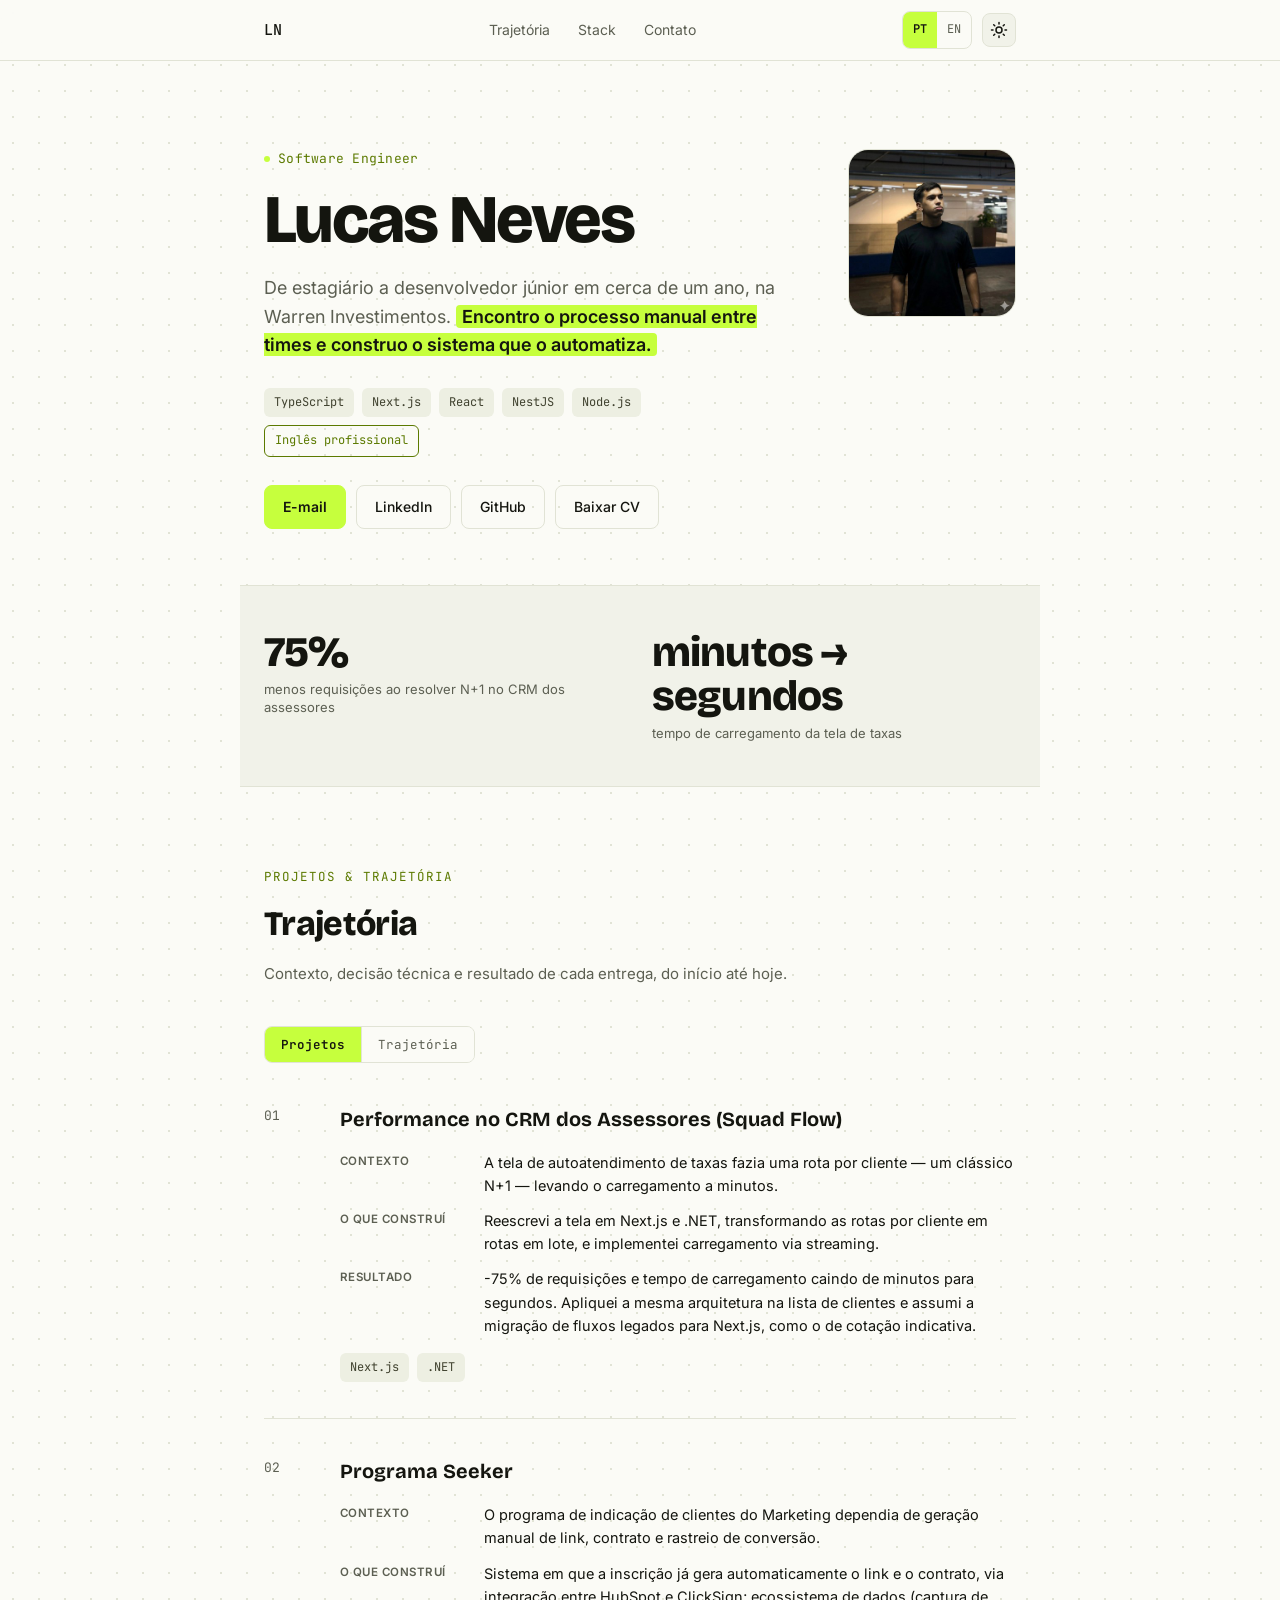
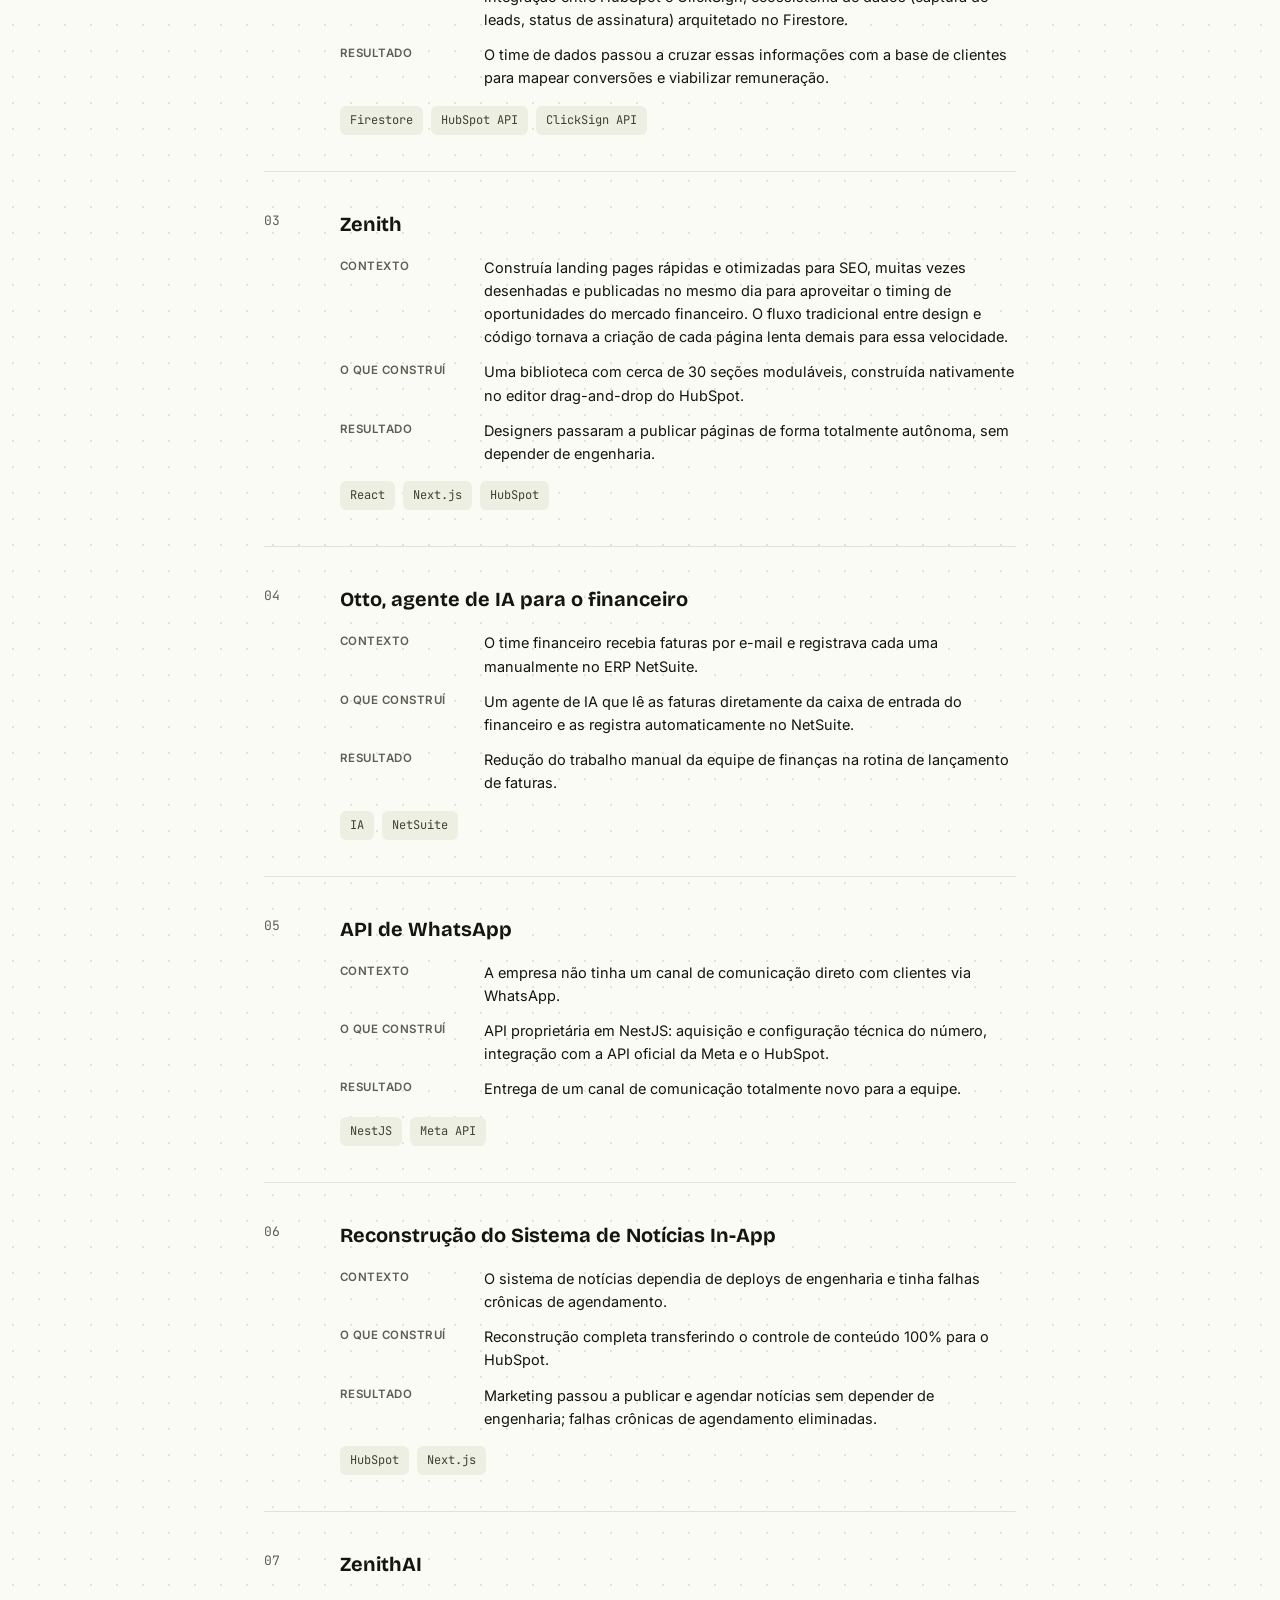
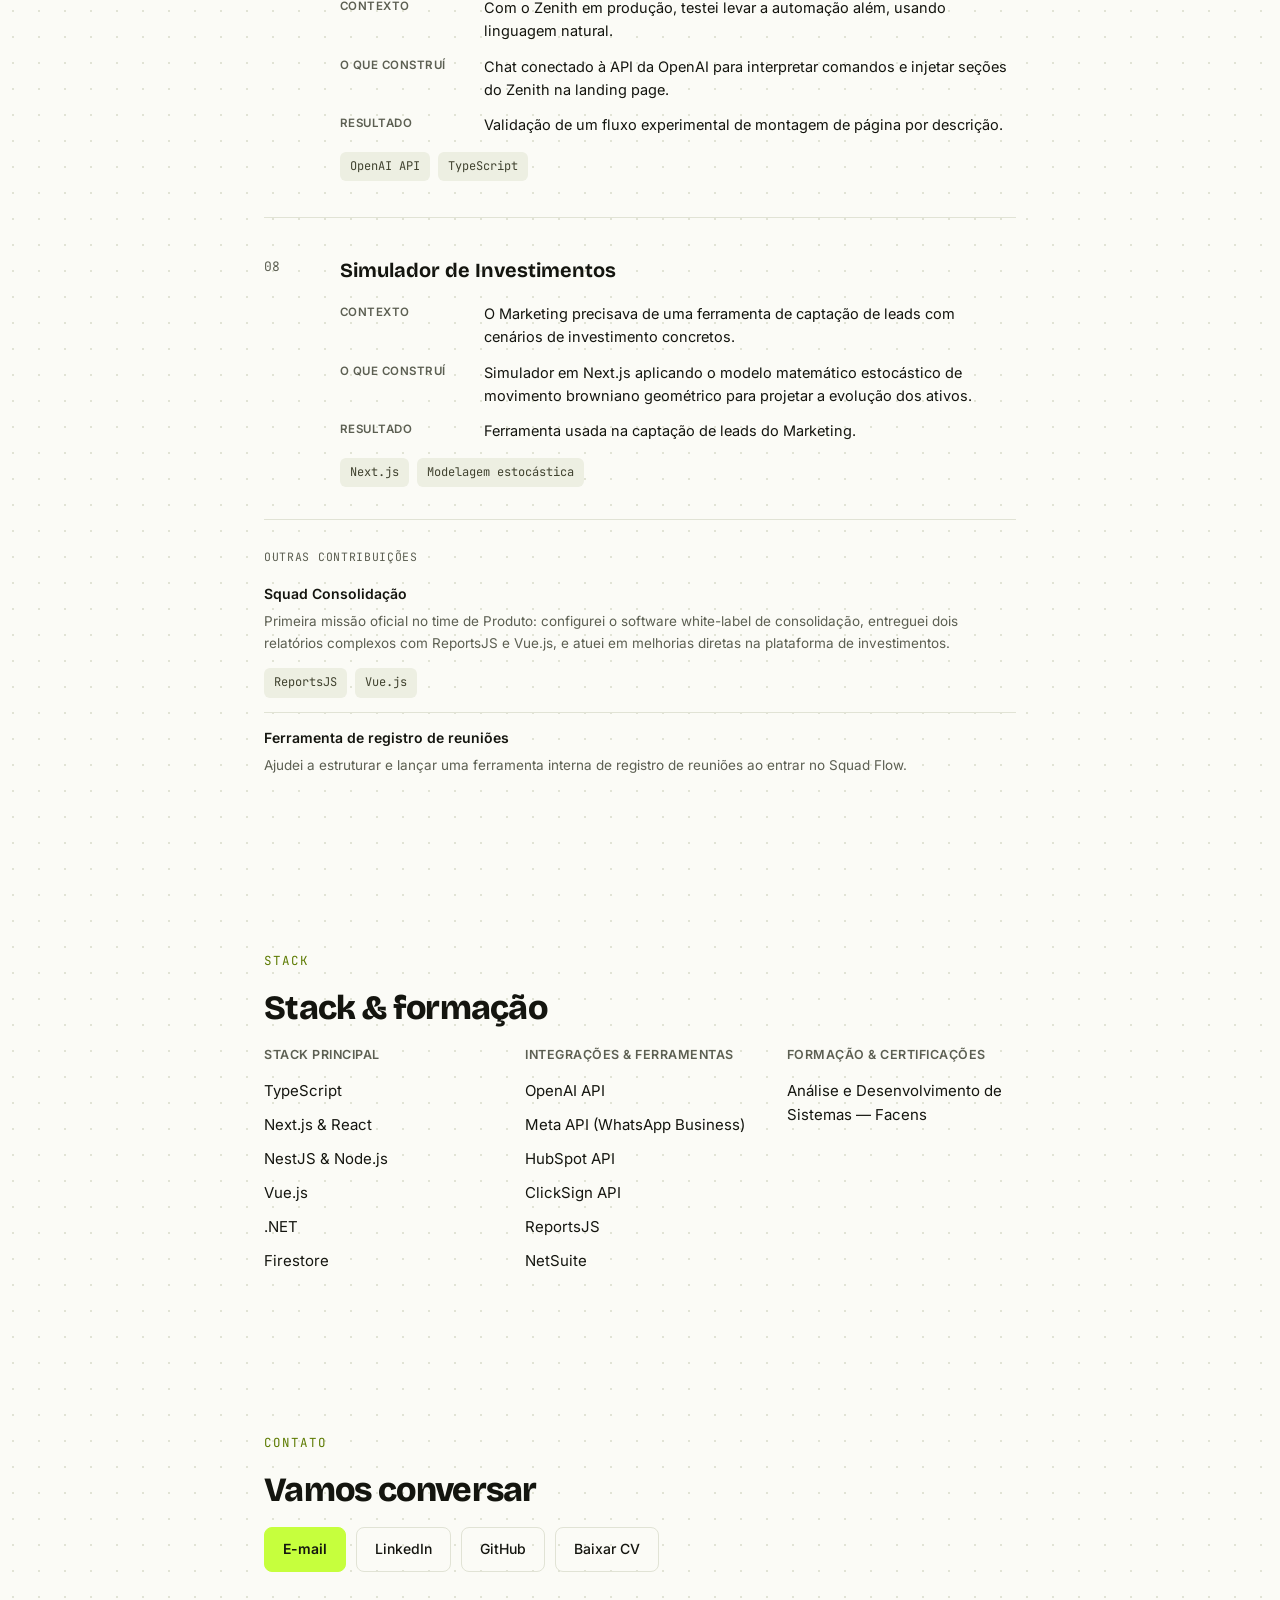
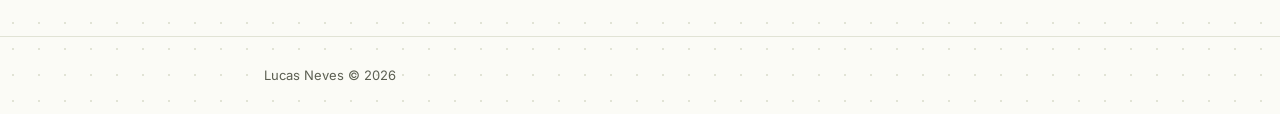
<file: index.html>
<!DOCTYPE html>
<html lang="pt-BR">
<head>
<meta charset="UTF-8">
<meta name="viewport" content="width=device-width, initial-scale=1.0">
<title>Lucas Neves</title>
<meta name="description" content="Lucas Neves — Software Engineer. TypeScript, Next.js, React, NestJS e Node.js.">
<link rel="icon" type="image/svg+xml" href="favicon.svg">
<link rel="preconnect" href="https://fonts.googleapis.com">
<link rel="preconnect" href="https://fonts.gstatic.com" crossorigin>
<link href="https://fonts.googleapis.com/css2?family=Bricolage+Grotesque:opsz,wght@12..96,600..800&family=Inter:wght@400;500;600;700&family=JetBrains+Mono:wght@400;500&display=swap" rel="stylesheet">
<link rel="stylesheet" href="style.css">
</head>
<body>

<header class="site-header">
  <div class="wrap header-inner">
    <a href="#top" class="logo">LN</a>
    <nav class="main-nav">
      <a href="#trajetoria">Trajetória</a>
      <a href="#stack">Stack</a>
      <a href="#contato">Contato</a>
    </nav>
    <div class="header-controls">
      <div class="lang-toggle">
        <span class="lang-current">PT</span>
        <a href="en/" class="lang-link">EN</a>
      </div>
      <button id="theme-toggle" class="theme-toggle" aria-label="Alternar tema claro/escuro" title="Alternar tema">
        <svg class="icon-sun" width="18" height="18" viewBox="0 0 24 24" fill="none" stroke="currentColor" stroke-width="2" stroke-linecap="round"><circle cx="12" cy="12" r="4"/><path d="M12 2v2M12 20v2M4.93 4.93l1.41 1.41M17.66 17.66l1.41 1.41M2 12h2M20 12h2M6.34 17.66l-1.41 1.41M19.07 4.93l-1.41 1.41"/></svg>
        <svg class="icon-moon" width="18" height="18" viewBox="0 0 24 24" fill="none" stroke="currentColor" stroke-width="2" stroke-linecap="round" stroke-linejoin="round"><path d="M21 12.79A9 9 0 1 1 11.21 3 7 7 0 0 0 21 12.79z"/></svg>
      </button>
    </div>
  </div>
</header>

<main id="top">

  <section class="hero wrap">
    <div class="hero-grid">
      <div class="hero-text">
        <p class="eyebrow"><span class="eyebrow-dot"></span>Software Engineer</p>
        <h1>Lucas Neves</h1>
        <p class="hero-lede">
          De estagiário a desenvolvedor júnior em cerca de um ano, na Warren Investimentos.
          <strong>Encontro o processo manual entre times e construo o sistema que o automatiza.</strong>
        </p>
        <div class="tag-row">
          <span class="tag">TypeScript</span>
          <span class="tag">Next.js</span>
          <span class="tag">React</span>
          <span class="tag">NestJS</span>
          <span class="tag">Node.js</span>
          <span class="tag tag-accent">Inglês profissional</span>
        </div>
        <div class="cta-row">
          <a class="btn btn-primary" href="mailto:lc.fr.nv@gmail.com">E-mail</a>
          <a class="btn" href="https://www.linkedin.com/in/lucas-nev/" target="_blank" rel="noopener">LinkedIn</a>
          <a class="btn" href="https://github.com/lucas-fnvs" target="_blank" rel="noopener">GitHub</a>
          <a class="btn" href="assets/lucas-neves-resume-pt.pdf" download>Baixar CV</a>
        </div>
      </div>
      <div class="hero-photo">
        <img class="hero-photo-inner" src="assets/lucas.jpg" alt="Lucas Neves" width="168" height="168">
      </div>
    </div>
  </section>

  <section class="stats wrap reveal">
    <div class="stat">
      <span class="stat-num">75%</span>
      <span class="stat-label">menos requisições ao resolver N+1 no CRM dos assessores</span>
    </div>
    <div class="stat">
      <span class="stat-num">minutos → segundos</span>
      <span class="stat-label">tempo de carregamento da tela de taxas</span>
    </div>
  </section>

  <section id="trajetoria" class="section wrap">
    <p class="section-eyebrow">Projetos &amp; trajetória</p>
    <h2 class="section-title">Trajetória</h2>
    <p class="section-sub">Contexto, decisão técnica e resultado de cada entrega, do início até hoje.</p>

    <div class="toolbar reveal">
      <div class="view-toggle">
        <button class="view-btn active" data-view="projects" type="button">Projetos</button>
        <button class="view-btn" data-view="trajetoria" type="button">Trajetória</button>
      </div>
    </div>

    <div id="view-trajetoria" hidden>
      <ul class="timeline-compact">
        <li class="reveal">
          <div class="timeline-compact-head">
            <span class="timeline-date">Ago/2025 – Presente</span>
            <span class="timeline-role">Desenvolvedor de Software Júnior</span>
          </div>
          <p>Reconstruí o sistema de notícias in-app. Em outubro de 2025 transitei para o time de Produto: passei pelo Squad Consolidação (relatórios com ReportsJS e Vue.js) e hoje estou no Squad Flow, onde resolvi a performance do CRM dos assessores e venho construindo o Otto, agente de IA para o financeiro.</p>
        </li>
        <li class="reveal">
          <div class="timeline-compact-head">
            <span class="timeline-date">Fev/2025 – Ago/2025</span>
            <span class="timeline-role">Assistente</span>
          </div>
          <p>Passei a assumir arquiteturas completas, do início ao fim: Programa Seeker, API de WhatsApp e o simulador de investimentos.</p>
        </li>
        <li class="reveal">
          <div class="timeline-compact-head">
            <span class="timeline-date">Jul/2024 – Fev/2025</span>
            <span class="timeline-role">Estagiário de Tecnologia</span>
          </div>
          <p>Ponte técnica entre engenharia e o time de Marketing. Construí o Zenith e, em seguida, o ZenithAI.</p>
        </li>
      </ul>
    </div>

    <div id="view-projects">
      <div class="case-list">
        <article class="case">
          <div class="case-index">01</div>
          <div class="case-content">
            <h3>Performance no CRM dos Assessores (Squad Flow)</h3>
            <dl class="case-details">
              <div><dt>Contexto</dt><dd>A tela de autoatendimento de taxas fazia uma rota por cliente — um clássico N+1 — levando o carregamento a minutos.</dd></div>
              <div><dt>O que construí</dt><dd>Reescrevi a tela em Next.js e .NET, transformando as rotas por cliente em rotas em lote, e implementei carregamento via streaming.</dd></div>
              <div><dt>Resultado</dt><dd>-75% de requisições e tempo de carregamento caindo de minutos para segundos. Apliquei a mesma arquitetura na lista de clientes e assumi a migração de fluxos legados para Next.js, como o de cotação indicativa.</dd></div>
            </dl>
            <div class="tag-row small"><span class="tag">Next.js</span><span class="tag">.NET</span></div>
          </div>
        </article>

        <article class="case">
          <div class="case-index">02</div>
          <div class="case-content">
            <h3>Programa Seeker</h3>
            <dl class="case-details">
              <div><dt>Contexto</dt><dd>O programa de indicação de clientes do Marketing dependia de geração manual de link, contrato e rastreio de conversão.</dd></div>
              <div><dt>O que construí</dt><dd>Sistema em que a inscrição já gera automaticamente o link e o contrato, via integração entre HubSpot e ClickSign; ecossistema de dados (captura de leads, status de assinatura) arquitetado no Firestore.</dd></div>
              <div><dt>Resultado</dt><dd>O time de dados passou a cruzar essas informações com a base de clientes para mapear conversões e viabilizar remuneração.</dd></div>
            </dl>
            <div class="tag-row small"><span class="tag">Firestore</span><span class="tag">HubSpot API</span><span class="tag">ClickSign API</span></div>
          </div>
        </article>

        <article class="case">
          <div class="case-index">03</div>
          <div class="case-content">
            <h3>Zenith</h3>
            <dl class="case-details">
              <div><dt>Contexto</dt><dd>Construía landing pages rápidas e otimizadas para SEO, muitas vezes desenhadas e publicadas no mesmo dia para aproveitar o timing de oportunidades do mercado financeiro. O fluxo tradicional entre design e código tornava a criação de cada página lenta demais para essa velocidade.</dd></div>
              <div><dt>O que construí</dt><dd>Uma biblioteca com cerca de 30 seções moduláveis, construída nativamente no editor drag-and-drop do HubSpot.</dd></div>
              <div><dt>Resultado</dt><dd>Designers passaram a publicar páginas de forma totalmente autônoma, sem depender de engenharia.</dd></div>
            </dl>
            <div class="tag-row small"><span class="tag">React</span><span class="tag">Next.js</span><span class="tag">HubSpot</span></div>
          </div>
        </article>

        <article class="case">
          <div class="case-index">04</div>
          <div class="case-content">
            <h3>Otto, agente de IA para o financeiro</h3>
            <dl class="case-details">
              <div><dt>Contexto</dt><dd>O time financeiro recebia faturas por e-mail e registrava cada uma manualmente no ERP NetSuite.</dd></div>
              <div><dt>O que construí</dt><dd>Um agente de IA que lê as faturas diretamente da caixa de entrada do financeiro e as registra automaticamente no NetSuite.</dd></div>
              <div><dt>Resultado</dt><dd>Redução do trabalho manual da equipe de finanças na rotina de lançamento de faturas.</dd></div>
            </dl>
            <div class="tag-row small"><span class="tag">IA</span><span class="tag">NetSuite</span></div>
          </div>
        </article>

        <article class="case">
          <div class="case-index">05</div>
          <div class="case-content">
            <h3>API de WhatsApp</h3>
            <dl class="case-details">
              <div><dt>Contexto</dt><dd>A empresa não tinha um canal de comunicação direto com clientes via WhatsApp.</dd></div>
              <div><dt>O que construí</dt><dd>API proprietária em NestJS: aquisição e configuração técnica do número, integração com a API oficial da Meta e o HubSpot.</dd></div>
              <div><dt>Resultado</dt><dd>Entrega de um canal de comunicação totalmente novo para a equipe.</dd></div>
            </dl>
            <div class="tag-row small"><span class="tag">NestJS</span><span class="tag">Meta API</span></div>
          </div>
        </article>

        <article class="case">
          <div class="case-index">06</div>
          <div class="case-content">
            <h3>Reconstrução do Sistema de Notícias In-App</h3>
            <dl class="case-details">
              <div><dt>Contexto</dt><dd>O sistema de notícias dependia de deploys de engenharia e tinha falhas crônicas de agendamento.</dd></div>
              <div><dt>O que construí</dt><dd>Reconstrução completa transferindo o controle de conteúdo 100% para o HubSpot.</dd></div>
              <div><dt>Resultado</dt><dd>Marketing passou a publicar e agendar notícias sem depender de engenharia; falhas crônicas de agendamento eliminadas.</dd></div>
            </dl>
            <div class="tag-row small"><span class="tag">HubSpot</span><span class="tag">Next.js</span></div>
          </div>
        </article>

        <article class="case">
          <div class="case-index">07</div>
          <div class="case-content">
            <h3>ZenithAI</h3>
            <dl class="case-details">
              <div><dt>Contexto</dt><dd>Com o Zenith em produção, testei levar a automação além, usando linguagem natural.</dd></div>
              <div><dt>O que construí</dt><dd>Chat conectado à API da OpenAI para interpretar comandos e injetar seções do Zenith na landing page.</dd></div>
              <div><dt>Resultado</dt><dd>Validação de um fluxo experimental de montagem de página por descrição.</dd></div>
            </dl>
            <div class="tag-row small"><span class="tag">OpenAI API</span><span class="tag">TypeScript</span></div>
          </div>
        </article>

        <article class="case">
          <div class="case-index">08</div>
          <div class="case-content">
            <h3>Simulador de Investimentos</h3>
            <dl class="case-details">
              <div><dt>Contexto</dt><dd>O Marketing precisava de uma ferramenta de captação de leads com cenários de investimento concretos.</dd></div>
              <div><dt>O que construí</dt><dd>Simulador em Next.js aplicando o modelo matemático estocástico de movimento browniano geométrico para projetar a evolução dos ativos.</dd></div>
              <div><dt>Resultado</dt><dd>Ferramenta usada na captação de leads do Marketing.</dd></div>
            </dl>
            <div class="tag-row small"><span class="tag">Next.js</span><span class="tag">Modelagem estocástica</span></div>
          </div>
        </article>

      </div>

      <div class="minor-notes">
        <p class="minor-notes-label">Outras contribuições</p>
        <div class="minor-note">
          <h4>Squad Consolidação</h4>
          <p>Primeira missão oficial no time de Produto: configurei o software white-label de consolidação, entreguei dois relatórios complexos com ReportsJS e Vue.js, e atuei em melhorias diretas na plataforma de investimentos.</p>
          <div class="tag-row small"><span class="tag">ReportsJS</span><span class="tag">Vue.js</span></div>
        </div>
        <div class="minor-note">
          <h4>Ferramenta de registro de reuniões</h4>
          <p>Ajudei a estruturar e lançar uma ferramenta interna de registro de reuniões ao entrar no Squad Flow.</p>
        </div>
      </div>
    </div>
  </section>

  <section id="stack" class="section wrap reveal">
    <p class="section-eyebrow">Stack</p>
    <h2 class="section-title">Stack &amp; formação</h2>
    <div class="stack-grid">
      <div class="stack-col">
        <h3>Stack principal</h3>
        <ul class="plain-list">
          <li>TypeScript</li>
          <li>Next.js &amp; React</li>
          <li>NestJS &amp; Node.js</li>
          <li>Vue.js</li>
          <li>.NET</li>
          <li>Firestore</li>
        </ul>
      </div>
      <div class="stack-col">
        <h3>Integrações &amp; ferramentas</h3>
        <ul class="plain-list">
          <li>OpenAI API</li>
          <li>Meta API (WhatsApp Business)</li>
          <li>HubSpot API</li>
          <li>ClickSign API</li>
          <li>ReportsJS</li>
          <li>NetSuite</li>
        </ul>
      </div>
      <div class="stack-col">
        <h3>Formação &amp; certificações</h3>
        <ul class="plain-list">
          <li>Análise e Desenvolvimento de Sistemas — Facens</li>
        </ul>
      </div>
    </div>
  </section>

  <section id="contato" class="section wrap contact-section reveal">
    <p class="section-eyebrow">Contato</p>
    <h2 class="section-title">Vamos conversar</h2>
    <div class="cta-row">
      <a class="btn btn-primary" href="mailto:lc.fr.nv@gmail.com">E-mail</a>
      <a class="btn" href="https://www.linkedin.com/in/lucas-nev/" target="_blank" rel="noopener">LinkedIn</a>
      <a class="btn" href="https://github.com/lucas-fnvs" target="_blank" rel="noopener">GitHub</a>
      <a class="btn" href="assets/lucas-neves-resume-pt.pdf" download>Baixar CV</a>
    </div>
  </section>

</main>

<footer class="site-footer">
  <div class="wrap">
    <span>Lucas Neves © 2026</span>
  </div>
</footer>

<script src="script.js"></script>
</body>
</html>
</file>
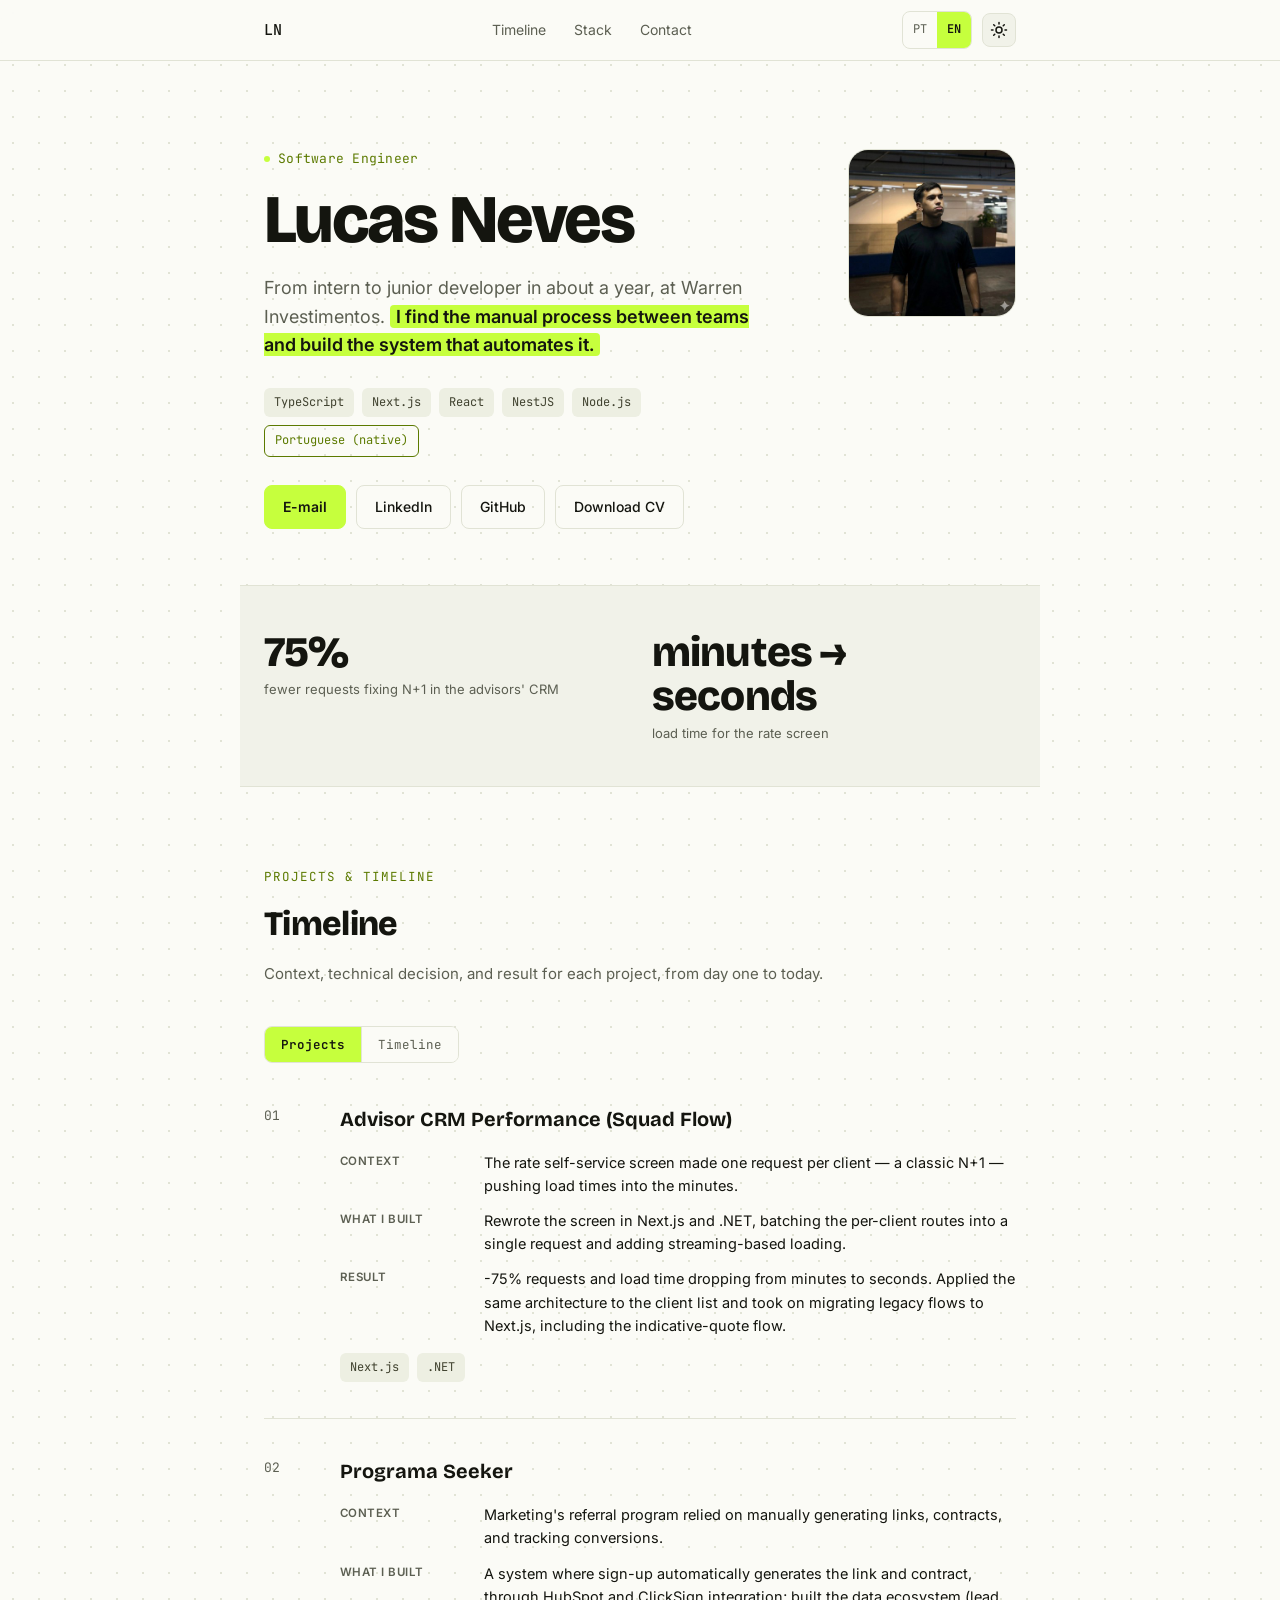
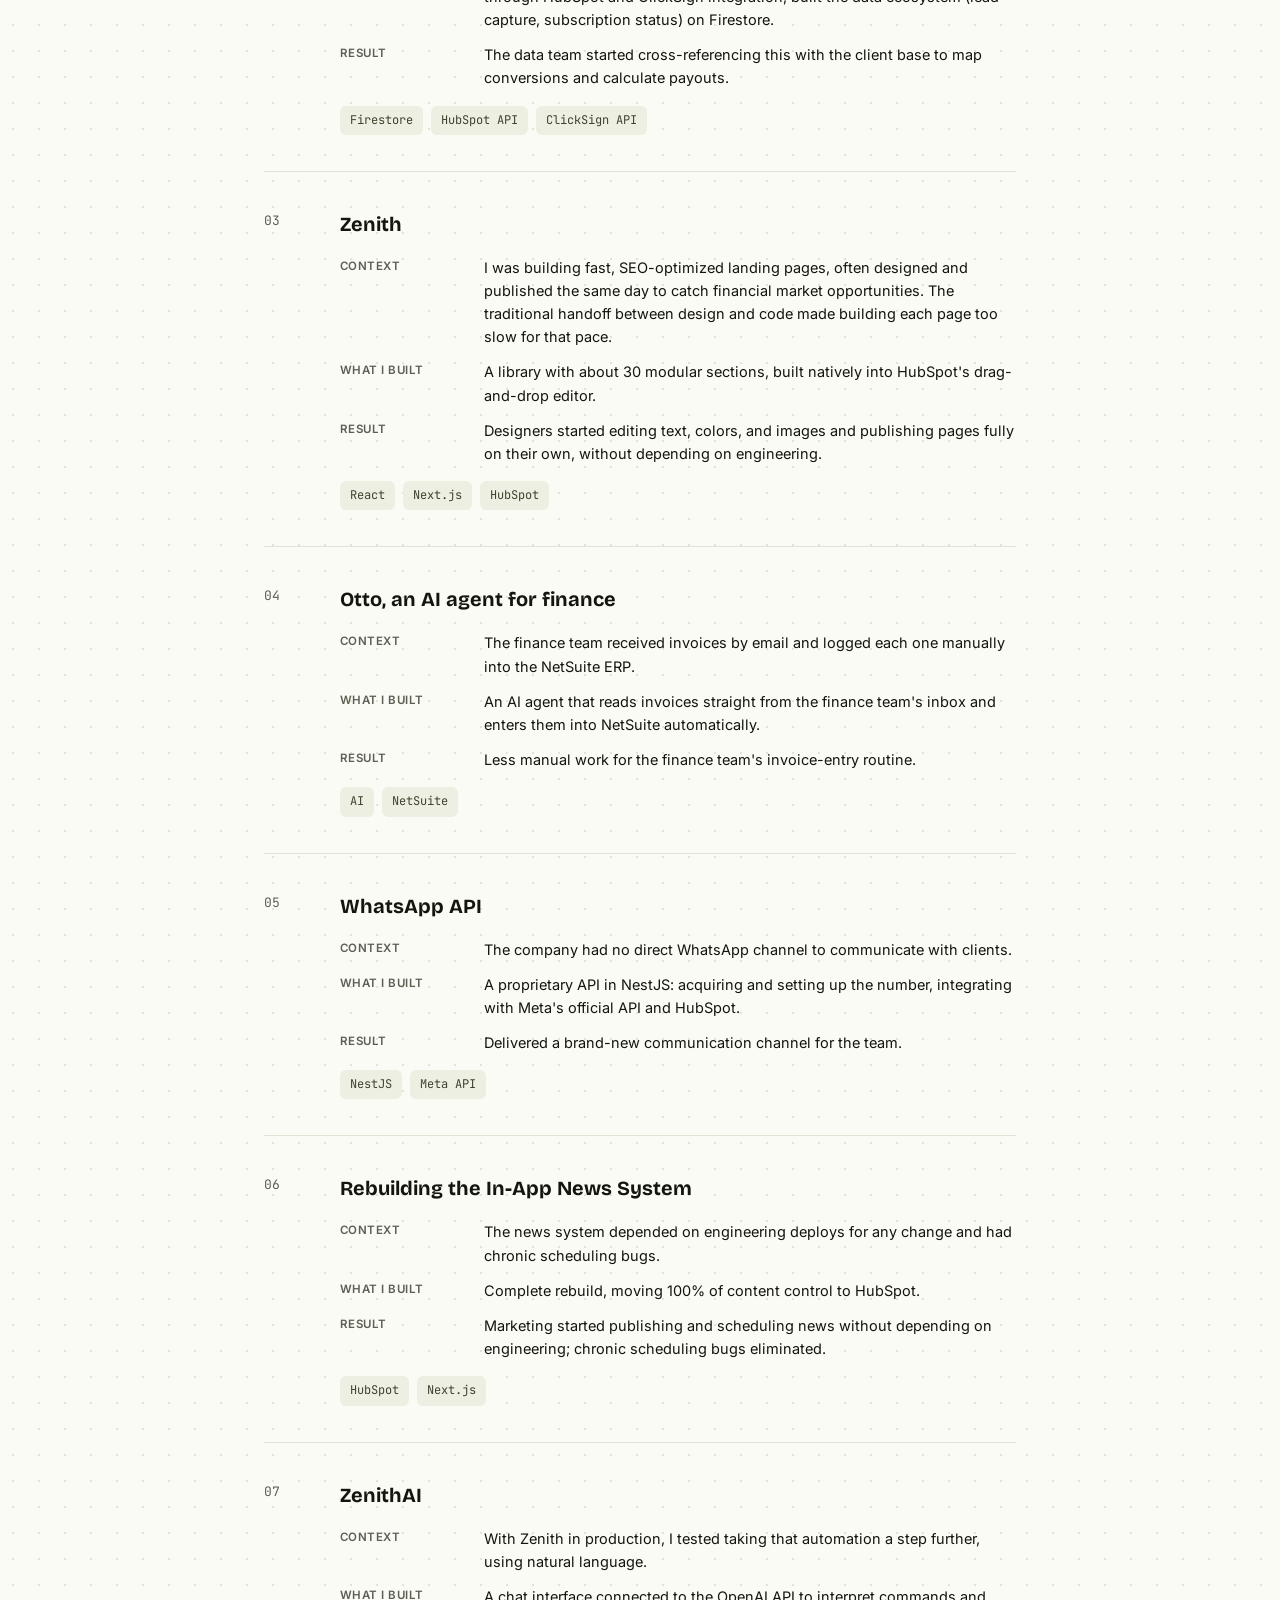
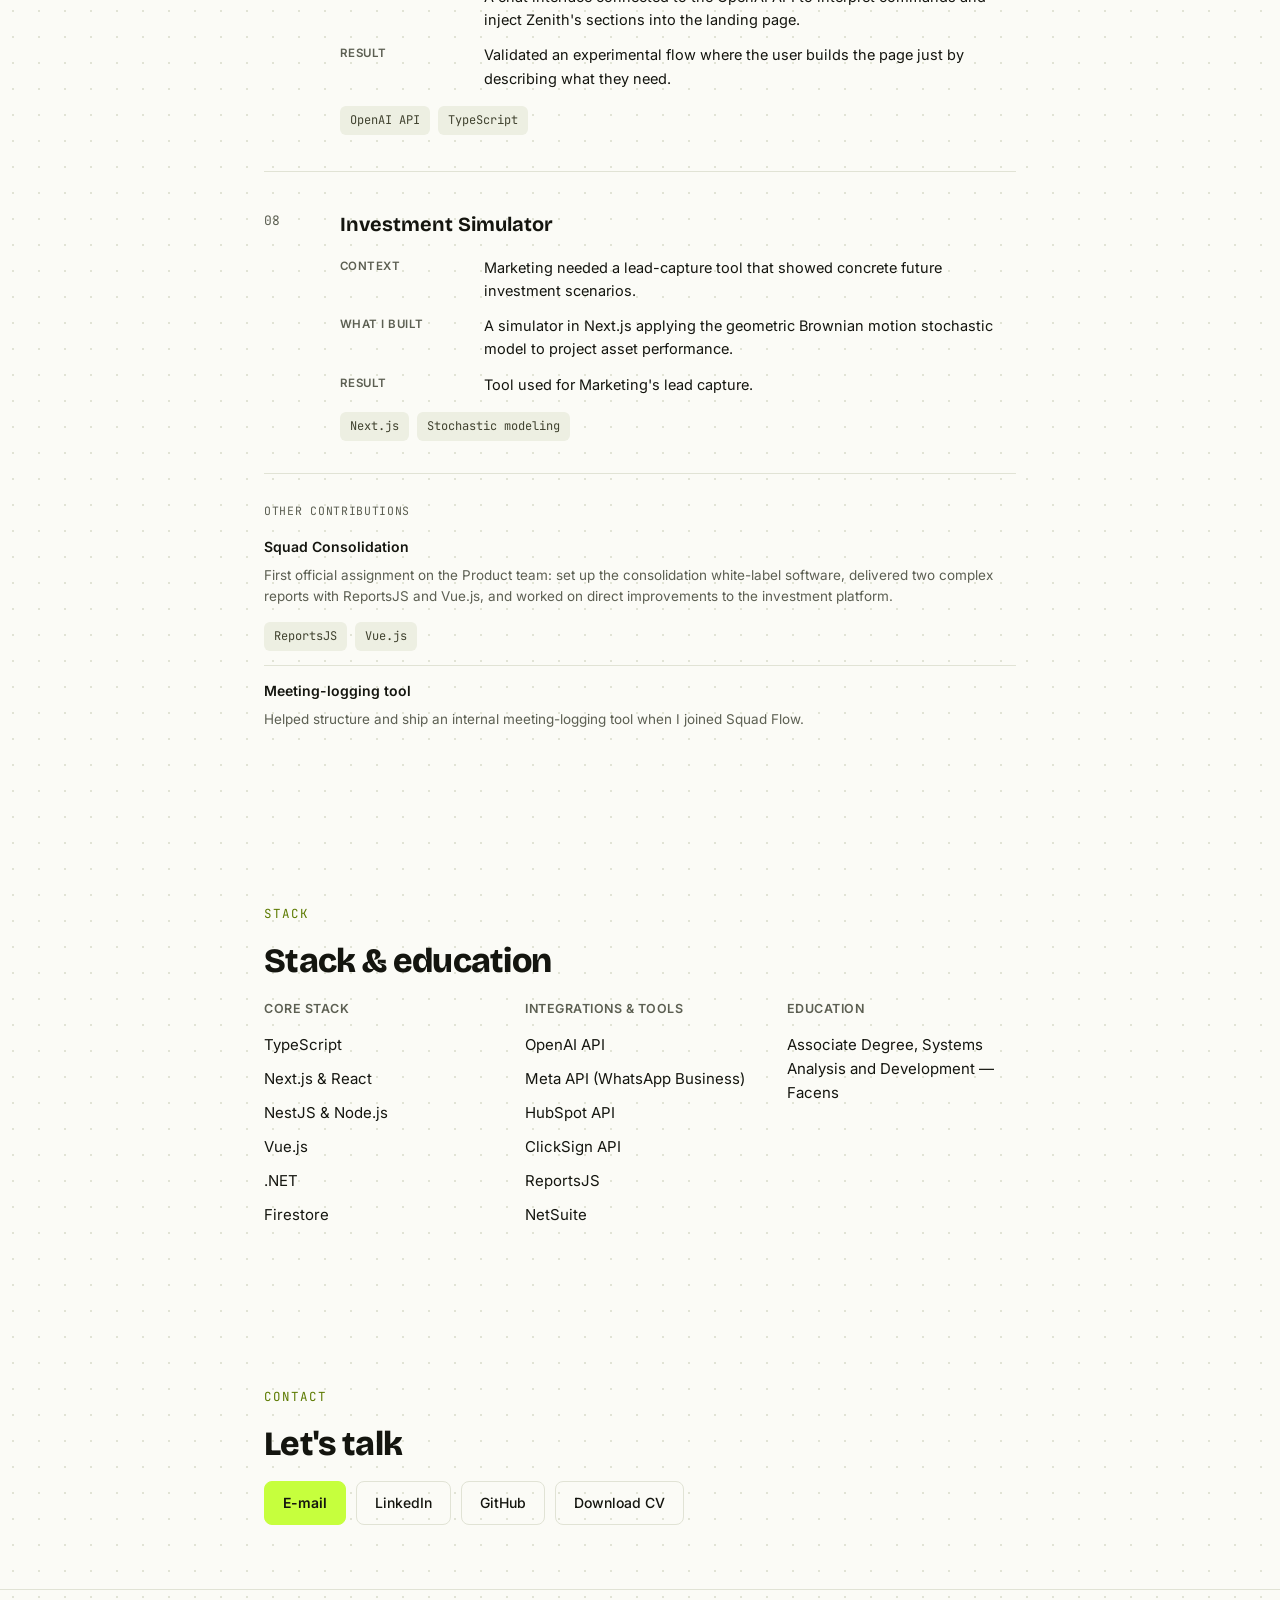
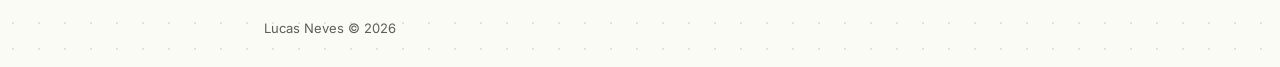
<file: en/index.html>
<!DOCTYPE html>
<html lang="en">
<head>
<meta charset="UTF-8">
<meta name="viewport" content="width=device-width, initial-scale=1.0">
<title>Lucas Neves</title>
<meta name="description" content="Lucas Neves — Software Engineer. TypeScript, Next.js, React, NestJS, and Node.js.">
<link rel="icon" type="image/svg+xml" href="../favicon.svg">
<link rel="preconnect" href="https://fonts.googleapis.com">
<link rel="preconnect" href="https://fonts.gstatic.com" crossorigin>
<link href="https://fonts.googleapis.com/css2?family=Bricolage+Grotesque:opsz,wght@12..96,600..800&family=Inter:wght@400;500;600;700&family=JetBrains+Mono:wght@400;500&display=swap" rel="stylesheet">
<link rel="stylesheet" href="../style.css">
</head>
<body>

<header class="site-header">
  <div class="wrap header-inner">
    <a href="#top" class="logo">LN</a>
    <nav class="main-nav">
      <a href="#timeline">Timeline</a>
      <a href="#stack">Stack</a>
      <a href="#contact">Contact</a>
    </nav>
    <div class="header-controls">
      <div class="lang-toggle">
        <a href="../" class="lang-link">PT</a>
        <span class="lang-current">EN</span>
      </div>
      <button id="theme-toggle" class="theme-toggle" aria-label="Toggle light/dark theme" title="Toggle theme">
        <svg class="icon-sun" width="18" height="18" viewBox="0 0 24 24" fill="none" stroke="currentColor" stroke-width="2" stroke-linecap="round"><circle cx="12" cy="12" r="4"/><path d="M12 2v2M12 20v2M4.93 4.93l1.41 1.41M17.66 17.66l1.41 1.41M2 12h2M20 12h2M6.34 17.66l-1.41 1.41M19.07 4.93l-1.41 1.41"/></svg>
        <svg class="icon-moon" width="18" height="18" viewBox="0 0 24 24" fill="none" stroke="currentColor" stroke-width="2" stroke-linecap="round" stroke-linejoin="round"><path d="M21 12.79A9 9 0 1 1 11.21 3 7 7 0 0 0 21 12.79z"/></svg>
      </button>
    </div>
  </div>
</header>

<main id="top">

  <section class="hero wrap">
    <div class="hero-grid">
      <div class="hero-text">
        <p class="eyebrow"><span class="eyebrow-dot"></span>Software Engineer</p>
        <h1>Lucas Neves</h1>
        <p class="hero-lede">
          From intern to junior developer in about a year, at Warren Investimentos.
          <strong>I find the manual process between teams and build the system that automates it.</strong>
        </p>
        <div class="tag-row">
          <span class="tag">TypeScript</span>
          <span class="tag">Next.js</span>
          <span class="tag">React</span>
          <span class="tag">NestJS</span>
          <span class="tag">Node.js</span>
          <span class="tag tag-accent">Portuguese (native)</span>
        </div>
        <div class="cta-row">
          <a class="btn btn-primary" href="mailto:lc.fr.nv@gmail.com">E-mail</a>
          <a class="btn" href="https://www.linkedin.com/in/lucas-nev/" target="_blank" rel="noopener">LinkedIn</a>
          <a class="btn" href="https://github.com/lucas-fnvs" target="_blank" rel="noopener">GitHub</a>
          <a class="btn" href="../assets/lucas-neves-resume-en.pdf" download>Download CV</a>
        </div>
      </div>
      <div class="hero-photo">
        <img class="hero-photo-inner" src="../assets/lucas.jpg" alt="Lucas Neves" width="168" height="168">
      </div>
    </div>
  </section>

  <section class="stats wrap reveal">
    <div class="stat">
      <span class="stat-num">75%</span>
      <span class="stat-label">fewer requests fixing N+1 in the advisors' CRM</span>
    </div>
    <div class="stat">
      <span class="stat-num">minutes → seconds</span>
      <span class="stat-label">load time for the rate screen</span>
    </div>
  </section>

  <section id="timeline" class="section wrap">
    <p class="section-eyebrow">Projects &amp; timeline</p>
    <h2 class="section-title">Timeline</h2>
    <p class="section-sub">Context, technical decision, and result for each project, from day one to today.</p>

    <div class="toolbar reveal">
      <div class="view-toggle">
        <button class="view-btn active" data-view="projects" type="button">Projects</button>
        <button class="view-btn" data-view="trajetoria" type="button">Timeline</button>
      </div>
    </div>

    <div id="view-trajetoria" hidden>
      <ul class="timeline-compact">
        <li class="reveal">
          <div class="timeline-compact-head">
            <span class="timeline-date">Aug 2025 – Present</span>
            <span class="timeline-role">Junior Software Developer</span>
          </div>
          <p>Rebuilt the in-app news system. In October 2025 I moved to the Product team: worked on Squad Consolidation (reports with ReportsJS and Vue.js) and I'm now on Squad Flow, where I fixed the advisors' CRM performance and I'm building Otto, an AI agent for the finance team.</p>
        </li>
        <li class="reveal">
          <div class="timeline-compact-head">
            <span class="timeline-date">Feb 2025 – Aug 2025</span>
            <span class="timeline-role">Assistant</span>
          </div>
          <p>Started owning full architectures end to end: Programa Seeker, the WhatsApp API, and the investment simulator.</p>
        </li>
        <li class="reveal">
          <div class="timeline-compact-head">
            <span class="timeline-date">Jul 2024 – Feb 2025</span>
            <span class="timeline-role">Technology Intern</span>
          </div>
          <p>Technical bridge between engineering and the Marketing team. Built Zenith, then ZenithAI.</p>
        </li>
      </ul>
    </div>

    <div id="view-projects">
      <div class="case-list">
        <article class="case">
          <div class="case-index">01</div>
          <div class="case-content">
            <h3>Advisor CRM Performance (Squad Flow)</h3>
            <dl class="case-details">
              <div><dt>Context</dt><dd>The rate self-service screen made one request per client — a classic N+1 — pushing load times into the minutes.</dd></div>
              <div><dt>What I built</dt><dd>Rewrote the screen in Next.js and .NET, batching the per-client routes into a single request and adding streaming-based loading.</dd></div>
              <div><dt>Result</dt><dd>-75% requests and load time dropping from minutes to seconds. Applied the same architecture to the client list and took on migrating legacy flows to Next.js, including the indicative-quote flow.</dd></div>
            </dl>
            <div class="tag-row small"><span class="tag">Next.js</span><span class="tag">.NET</span></div>
          </div>
        </article>

        <article class="case">
          <div class="case-index">02</div>
          <div class="case-content">
            <h3>Programa Seeker</h3>
            <dl class="case-details">
              <div><dt>Context</dt><dd>Marketing's referral program relied on manually generating links, contracts, and tracking conversions.</dd></div>
              <div><dt>What I built</dt><dd>A system where sign-up automatically generates the link and contract, through HubSpot and ClickSign integration; built the data ecosystem (lead capture, subscription status) on Firestore.</dd></div>
              <div><dt>Result</dt><dd>The data team started cross-referencing this with the client base to map conversions and calculate payouts.</dd></div>
            </dl>
            <div class="tag-row small"><span class="tag">Firestore</span><span class="tag">HubSpot API</span><span class="tag">ClickSign API</span></div>
          </div>
        </article>

        <article class="case">
          <div class="case-index">03</div>
          <div class="case-content">
            <h3>Zenith</h3>
            <dl class="case-details">
              <div><dt>Context</dt><dd>I was building fast, SEO-optimized landing pages, often designed and published the same day to catch financial market opportunities. The traditional handoff between design and code made building each page too slow for that pace.</dd></div>
              <div><dt>What I built</dt><dd>A library with about 30 modular sections, built natively into HubSpot's drag-and-drop editor.</dd></div>
              <div><dt>Result</dt><dd>Designers started editing text, colors, and images and publishing pages fully on their own, without depending on engineering.</dd></div>
            </dl>
            <div class="tag-row small"><span class="tag">React</span><span class="tag">Next.js</span><span class="tag">HubSpot</span></div>
          </div>
        </article>

        <article class="case">
          <div class="case-index">04</div>
          <div class="case-content">
            <h3>Otto, an AI agent for finance</h3>
            <dl class="case-details">
              <div><dt>Context</dt><dd>The finance team received invoices by email and logged each one manually into the NetSuite ERP.</dd></div>
              <div><dt>What I built</dt><dd>An AI agent that reads invoices straight from the finance team's inbox and enters them into NetSuite automatically.</dd></div>
              <div><dt>Result</dt><dd>Less manual work for the finance team's invoice-entry routine.</dd></div>
            </dl>
            <div class="tag-row small"><span class="tag">AI</span><span class="tag">NetSuite</span></div>
          </div>
        </article>

        <article class="case">
          <div class="case-index">05</div>
          <div class="case-content">
            <h3>WhatsApp API</h3>
            <dl class="case-details">
              <div><dt>Context</dt><dd>The company had no direct WhatsApp channel to communicate with clients.</dd></div>
              <div><dt>What I built</dt><dd>A proprietary API in NestJS: acquiring and setting up the number, integrating with Meta's official API and HubSpot.</dd></div>
              <div><dt>Result</dt><dd>Delivered a brand-new communication channel for the team.</dd></div>
            </dl>
            <div class="tag-row small"><span class="tag">NestJS</span><span class="tag">Meta API</span></div>
          </div>
        </article>

        <article class="case">
          <div class="case-index">06</div>
          <div class="case-content">
            <h3>Rebuilding the In-App News System</h3>
            <dl class="case-details">
              <div><dt>Context</dt><dd>The news system depended on engineering deploys for any change and had chronic scheduling bugs.</dd></div>
              <div><dt>What I built</dt><dd>Complete rebuild, moving 100% of content control to HubSpot.</dd></div>
              <div><dt>Result</dt><dd>Marketing started publishing and scheduling news without depending on engineering; chronic scheduling bugs eliminated.</dd></div>
            </dl>
            <div class="tag-row small"><span class="tag">HubSpot</span><span class="tag">Next.js</span></div>
          </div>
        </article>

        <article class="case">
          <div class="case-index">07</div>
          <div class="case-content">
            <h3>ZenithAI</h3>
            <dl class="case-details">
              <div><dt>Context</dt><dd>With Zenith in production, I tested taking that automation a step further, using natural language.</dd></div>
              <div><dt>What I built</dt><dd>A chat interface connected to the OpenAI API to interpret commands and inject Zenith's sections into the landing page.</dd></div>
              <div><dt>Result</dt><dd>Validated an experimental flow where the user builds the page just by describing what they need.</dd></div>
            </dl>
            <div class="tag-row small"><span class="tag">OpenAI API</span><span class="tag">TypeScript</span></div>
          </div>
        </article>

        <article class="case">
          <div class="case-index">08</div>
          <div class="case-content">
            <h3>Investment Simulator</h3>
            <dl class="case-details">
              <div><dt>Context</dt><dd>Marketing needed a lead-capture tool that showed concrete future investment scenarios.</dd></div>
              <div><dt>What I built</dt><dd>A simulator in Next.js applying the geometric Brownian motion stochastic model to project asset performance.</dd></div>
              <div><dt>Result</dt><dd>Tool used for Marketing's lead capture.</dd></div>
            </dl>
            <div class="tag-row small"><span class="tag">Next.js</span><span class="tag">Stochastic modeling</span></div>
          </div>
        </article>

      </div>

      <div class="minor-notes">
        <p class="minor-notes-label">Other contributions</p>
        <div class="minor-note">
          <h4>Squad Consolidation</h4>
          <p>First official assignment on the Product team: set up the consolidation white-label software, delivered two complex reports with ReportsJS and Vue.js, and worked on direct improvements to the investment platform.</p>
          <div class="tag-row small"><span class="tag">ReportsJS</span><span class="tag">Vue.js</span></div>
        </div>
        <div class="minor-note">
          <h4>Meeting-logging tool</h4>
          <p>Helped structure and ship an internal meeting-logging tool when I joined Squad Flow.</p>
        </div>
      </div>
    </div>
  </section>

  <section id="stack" class="section wrap reveal">
    <p class="section-eyebrow">Stack</p>
    <h2 class="section-title">Stack &amp; education</h2>
    <div class="stack-grid">
      <div class="stack-col">
        <h3>Core stack</h3>
        <ul class="plain-list">
          <li>TypeScript</li>
          <li>Next.js &amp; React</li>
          <li>NestJS &amp; Node.js</li>
          <li>Vue.js</li>
          <li>.NET</li>
          <li>Firestore</li>
        </ul>
      </div>
      <div class="stack-col">
        <h3>Integrations &amp; tools</h3>
        <ul class="plain-list">
          <li>OpenAI API</li>
          <li>Meta API (WhatsApp Business)</li>
          <li>HubSpot API</li>
          <li>ClickSign API</li>
          <li>ReportsJS</li>
          <li>NetSuite</li>
        </ul>
      </div>
      <div class="stack-col">
        <h3>Education</h3>
        <ul class="plain-list">
          <li>Associate Degree, Systems Analysis and Development — Facens</li>
        </ul>
      </div>
    </div>
  </section>

  <section id="contact" class="section wrap contact-section reveal">
    <p class="section-eyebrow">Contact</p>
    <h2 class="section-title">Let's talk</h2>
    <div class="cta-row">
      <a class="btn btn-primary" href="mailto:lc.fr.nv@gmail.com">E-mail</a>
      <a class="btn" href="https://www.linkedin.com/in/lucas-nev/" target="_blank" rel="noopener">LinkedIn</a>
      <a class="btn" href="https://github.com/lucas-fnvs" target="_blank" rel="noopener">GitHub</a>
      <a class="btn" href="../assets/lucas-neves-resume-en.pdf" download>Download CV</a>
    </div>
  </section>

</main>

<footer class="site-footer">
  <div class="wrap">
    <span>Lucas Neves © 2026</span>
  </div>
</footer>

<script src="../script.js"></script>
</body>
</html>
</file>
<file: style.css>
:root {
  --bg: #fbfbf6;
  --bg-subtle: #f1f2e9;
  --border: #e1e3d5;
  --text: #14150f;
  --text-muted: #5c5f52;
  --accent: #5c7a00;
  --accent-bg: #c6ff3d;
  --accent-ink: #14150f;
  --tag-bg: #edefe2;
  --tag-text: #40422f;
  --card-bg: #ffffff;
  --shadow: 0 1px 2px rgba(20, 20, 15, 0.05);
  --font-display: "Bricolage Grotesque", "Inter", -apple-system, BlinkMacSystemFont, sans-serif;
  --font-body: "Inter", -apple-system, BlinkMacSystemFont, "Segoe UI", sans-serif;
  --font-mono: "JetBrains Mono", ui-monospace, Menlo, monospace;
}

:root[data-theme="dark"] {
  --bg: #0d0e09;
  --bg-subtle: #15170e;
  --border: #292c1d;
  --text: #f1f2e8;
  --text-muted: #9a9d8a;
  --accent: #c6ff3d;
  --accent-bg: #c6ff3d;
  --accent-ink: #0d0e09;
  --tag-bg: #1a1c11;
  --tag-text: #c7cab5;
  --card-bg: #121309;
  --shadow: 0 1px 2px rgba(0, 0, 0, 0.4);
}

@media (prefers-color-scheme: dark) {
  :root:not([data-theme="light"]) {
    --bg: #0d0e09;
    --bg-subtle: #15170e;
    --border: #292c1d;
    --text: #f1f2e8;
    --text-muted: #9a9d8a;
    --accent: #c6ff3d;
    --accent-bg: #c6ff3d;
    --accent-ink: #0d0e09;
    --tag-bg: #1a1c11;
    --tag-text: #c7cab5;
    --card-bg: #121309;
    --shadow: 0 1px 2px rgba(0, 0, 0, 0.4);
  }
}

* { box-sizing: border-box; }

html { scroll-behavior: smooth; }

body {
  margin: 0;
  background:
    radial-gradient(circle, var(--border) 1px, transparent 1px) 0 0 / 26px 26px,
    var(--bg);
  color: var(--text);
  font-family: var(--font-body);
  line-height: 1.6;
  -webkit-font-smoothing: antialiased;
  transition: background-color 0.15s ease, color 0.15s ease;
}

.wrap {
  max-width: 800px;
  margin: 0 auto;
  padding: 0 24px;
}

a { color: inherit; }

/* Header */
.site-header {
  position: sticky;
  top: 0;
  z-index: 20;
  background: color-mix(in srgb, var(--bg) 85%, transparent);
  backdrop-filter: blur(8px);
  border-bottom: 1px solid var(--border);
}

.header-inner {
  display: flex;
  align-items: center;
  justify-content: space-between;
  height: 60px;
}

.logo {
  font-family: var(--font-mono);
  font-weight: 500;
  text-decoration: none;
  font-size: 15px;
  letter-spacing: 0.02em;
}

.main-nav {
  display: flex;
  gap: 28px;
}

.main-nav a {
  text-decoration: none;
  font-size: 14px;
  color: var(--text-muted);
  transition: color 0.15s ease;
}

.main-nav a:hover { color: var(--text); }

.header-controls {
  display: flex;
  align-items: center;
  gap: 10px;
}

.lang-toggle {
  display: inline-flex;
  align-items: center;
  border: 1px solid var(--border);
  border-radius: 8px;
  overflow: hidden;
  font-family: var(--font-mono);
  font-size: 12px;
}

.lang-current,
.lang-link {
  padding: 8px 10px;
  text-decoration: none;
}

.lang-current {
  background: var(--accent-bg);
  color: var(--accent-ink);
  font-weight: 600;
}

.lang-link {
  color: var(--text-muted);
  transition: color 0.15s ease;
}

.lang-link:hover { color: var(--text); }

.theme-toggle {
  border: 1px solid var(--border);
  background: var(--bg-subtle);
  color: var(--text);
  width: 34px;
  height: 34px;
  border-radius: 8px;
  display: flex;
  align-items: center;
  justify-content: center;
  cursor: pointer;
}

.theme-toggle:hover { border-color: var(--accent); }

.icon-moon { display: none; }
:root[data-theme="dark"] .icon-sun { display: none; }
:root[data-theme="dark"] .icon-moon { display: block; }
@media (prefers-color-scheme: dark) {
  :root:not([data-theme="light"]) .icon-sun { display: none; }
  :root:not([data-theme="light"]) .icon-moon { display: block; }
}

/* Hero */
.hero {
  padding: 88px 24px 56px;
}

.hero-grid {
  display: grid;
  grid-template-columns: 1fr auto;
  gap: 48px;
  align-items: start;
}

.eyebrow {
  display: flex;
  align-items: center;
  gap: 8px;
  font-family: var(--font-mono);
  font-size: 13px;
  color: var(--accent);
  margin: 0 0 16px;
  letter-spacing: 0.02em;
}

.eyebrow-dot {
  width: 6px;
  height: 6px;
  border-radius: 50%;
  background: var(--accent-bg);
  flex-shrink: 0;
}

.hero h1 {
  font-family: var(--font-display);
  font-size: 68px;
  font-weight: 800;
  margin: 0 0 20px;
  letter-spacing: -0.03em;
  line-height: 1;
}

.hero-lede {
  font-size: 18px;
  color: var(--text-muted);
  max-width: 520px;
  margin: 0 0 28px;
}

.hero-lede strong {
  color: var(--accent-ink);
  background: var(--accent-bg);
  font-weight: 600;
  padding: 1px 6px;
  border-radius: 4px;
}

.hero-photo-inner {
  width: 168px;
  height: 168px;
  border-radius: 20px;
  border: 1px solid var(--border);
  display: block;
  object-fit: cover;
  background: var(--bg-subtle);
}

.tag-row {
  display: flex;
  flex-wrap: wrap;
  gap: 8px;
  margin-bottom: 28px;
}

.tag-row.small { margin-bottom: 0; margin-top: 14px; }

.tag {
  font-family: var(--font-mono);
  font-size: 12px;
  background: var(--tag-bg);
  color: var(--tag-text);
  padding: 5px 10px;
  border-radius: 6px;
}

.tag-accent {
  background: transparent;
  color: var(--accent);
  border: 1px solid var(--accent);
}

.cta-row {
  display: flex;
  flex-wrap: wrap;
  gap: 10px;
}

.btn {
  display: inline-block;
  padding: 10px 18px;
  border-radius: 8px;
  border: 1px solid var(--border);
  text-decoration: none;
  font-size: 14px;
  font-weight: 500;
  color: var(--text);
  transition: border-color 0.15s ease, background-color 0.15s ease;
}

.btn:hover { border-color: var(--accent); }

.btn-primary {
  background: var(--accent-bg);
  color: var(--accent-ink);
  border-color: var(--accent-bg);
  font-weight: 600;
}

.btn-primary:hover { opacity: 0.85; }

/* Stats */
.stats {
  display: grid;
  grid-template-columns: repeat(2, 1fr);
  gap: 24px;
  padding: 44px 24px;
  border-top: 1px solid var(--border);
  border-bottom: 1px solid var(--border);
  background: var(--bg-subtle);
}

.stat {
  display: flex;
  flex-direction: column;
  gap: 6px;
}

.stat-num {
  font-family: var(--font-display);
  font-size: 42px;
  font-weight: 800;
  color: var(--text);
  letter-spacing: -0.02em;
  line-height: 1.05;
}

.stat-label {
  font-size: 13px;
  color: var(--text-muted);
  line-height: 1.4;
}

/* Sections */
.section {
  padding: 80px 24px;
}

.section-eyebrow {
  font-family: var(--font-mono);
  font-size: 12.5px;
  color: var(--accent);
  text-transform: uppercase;
  letter-spacing: 0.08em;
  margin: 0 0 10px;
}

.section-title {
  font-family: var(--font-display);
  font-size: 34px;
  font-weight: 800;
  margin: 0 0 10px;
  letter-spacing: -0.02em;
}

.section-sub {
  color: var(--text-muted);
  margin: 0 0 40px;
  font-size: 15px;
}

/* View toggle (Projetos / Trajetória) */
.toolbar {
  margin-bottom: 40px;
}

.view-toggle {
  display: inline-flex;
  border: 1px solid var(--border);
  border-radius: 8px;
  overflow: hidden;
}

.view-btn {
  font-family: var(--font-mono);
  font-size: 12.5px;
  border: none;
  background: var(--bg);
  color: var(--text-muted);
  padding: 9px 16px;
  cursor: pointer;
}

.view-btn + .view-btn { border-left: 1px solid var(--border); }
.view-btn:hover { color: var(--text); }
.view-btn.active { background: var(--accent-bg); color: var(--accent-ink); font-weight: 600; }

/* Compact timeline (Trajetória) */
.timeline-compact {
  list-style: none;
  margin: 0;
  padding: 0;
  display: flex;
  flex-direction: column;
}

.timeline-compact li {
  display: flex;
  flex-wrap: wrap;
  align-items: baseline;
  gap: 6px 14px;
  padding: 16px 0;
  border-bottom: 1px solid var(--border);
}

.timeline-compact li:last-child { border-bottom: none; }

.timeline-compact-head {
  display: flex;
  align-items: baseline;
  gap: 14px;
  flex-shrink: 0;
  min-width: 320px;
}

.timeline-date {
  font-family: var(--font-mono);
  font-size: 12.5px;
  color: var(--accent);
  flex-shrink: 0;
}

.timeline-role {
  font-size: 14px;
  font-weight: 600;
}

.timeline-compact p {
  margin: 0;
  color: var(--text-muted);
  font-size: 14px;
}

/* Case studies (Projetos) */
.case-list {
  display: flex;
  flex-direction: column;
  gap: 0;
}

.case {
  display: grid;
  grid-template-columns: 56px 1fr;
  gap: 20px;
  padding: 36px 0;
  border-bottom: 1px solid var(--border);
}

.case:first-child { padding-top: 0; }
.case:last-child { border-bottom: none; padding-bottom: 0; }

.case-index {
  font-family: var(--font-mono);
  font-size: 13px;
  color: var(--text-muted);
  padding-top: 3px;
}

.case-content h3 {
  font-family: var(--font-display);
  margin: 0 0 16px;
  font-size: 20px;
  font-weight: 700;
}

.case-details {
  margin: 0 0 16px;
  display: flex;
  flex-direction: column;
  gap: 12px;
}

.case-details div {
  display: grid;
  grid-template-columns: 128px 1fr;
  gap: 16px;
}

.case-details dt {
  margin: 0;
  font-size: 11.5px;
  font-weight: 600;
  text-transform: uppercase;
  letter-spacing: 0.04em;
  color: var(--text-muted);
  padding-top: 1px;
}

.case-details dd {
  margin: 0;
  font-size: 14.5px;
  color: var(--text);
}

.case-details.thin {
  font-size: 14.5px;
  color: var(--text-muted);
  display: block;
}

/* Minor notes (Outras contribuições) */
.minor-notes {
  margin-top: 32px;
  padding-top: 28px;
  border-top: 1px solid var(--border);
}

.minor-notes-label {
  font-family: var(--font-mono);
  font-size: 11.5px;
  text-transform: uppercase;
  letter-spacing: 0.06em;
  color: var(--text-muted);
  margin: 0 0 16px;
}

.minor-note {
  padding: 14px 0;
  border-top: 1px solid var(--border);
}

.minor-note:first-of-type { border-top: none; padding-top: 0; }

.minor-note h4 {
  margin: 0 0 6px;
  font-size: 14px;
  font-weight: 600;
}

.minor-note p {
  margin: 0;
  font-size: 13.5px;
  color: var(--text-muted);
}

/* Stack grid */
.stack-grid {
  display: grid;
  grid-template-columns: repeat(3, 1fr);
  gap: 32px;
}

.stack-col h3 {
  font-size: 12.5px;
  margin: 0 0 14px;
  color: var(--text-muted);
  font-weight: 600;
  text-transform: uppercase;
  letter-spacing: 0.04em;
}

.plain-list {
  list-style: none;
  margin: 0;
  padding: 0;
  display: flex;
  flex-direction: column;
  gap: 10px;
  font-size: 15px;
}

/* Contact */
.contact-section { padding-bottom: 64px; }

/* Scroll reveal (progressive enhancement — visible by default without JS) */
.reveal.js-enabled {
  opacity: 0;
  transform: translateY(12px);
  transition: opacity 0.5s ease, transform 0.5s ease;
}

.reveal.js-enabled.is-visible {
  opacity: 1;
  transform: translateY(0);
}

@media (prefers-reduced-motion: reduce) {
  .reveal.js-enabled {
    opacity: 1;
    transform: none;
    transition: none;
  }
}

/* Footer */

.site-footer {
  border-top: 1px solid var(--border);
  padding: 28px 24px;
}

.site-footer .wrap {
  font-size: 13px;
  color: var(--text-muted);
}

/* Responsive */
@media (max-width: 680px) {
  .main-nav { display: none; }
  .hero { padding: 64px 20px 40px; }
  .hero-grid { grid-template-columns: 1fr; gap: 28px; }
  .hero-photo { order: -1; }
  .hero-photo-inner { width: 100px; height: 100px; border-radius: 16px; }
  .hero h1 { font-size: 42px; }
  .stats { grid-template-columns: 1fr; }
  .stat-num { font-size: 34px; }
  .section-title { font-size: 26px; }
  .case { grid-template-columns: 1fr; gap: 8px; }
  .case-details div { grid-template-columns: 1fr; gap: 4px; }
  .stack-grid { grid-template-columns: 1fr; gap: 28px; }
  .section { padding: 52px 20px; }
  .timeline-compact-head { min-width: 0; }
  .timeline-compact li { flex-direction: column; gap: 4px; }
}
</file>
